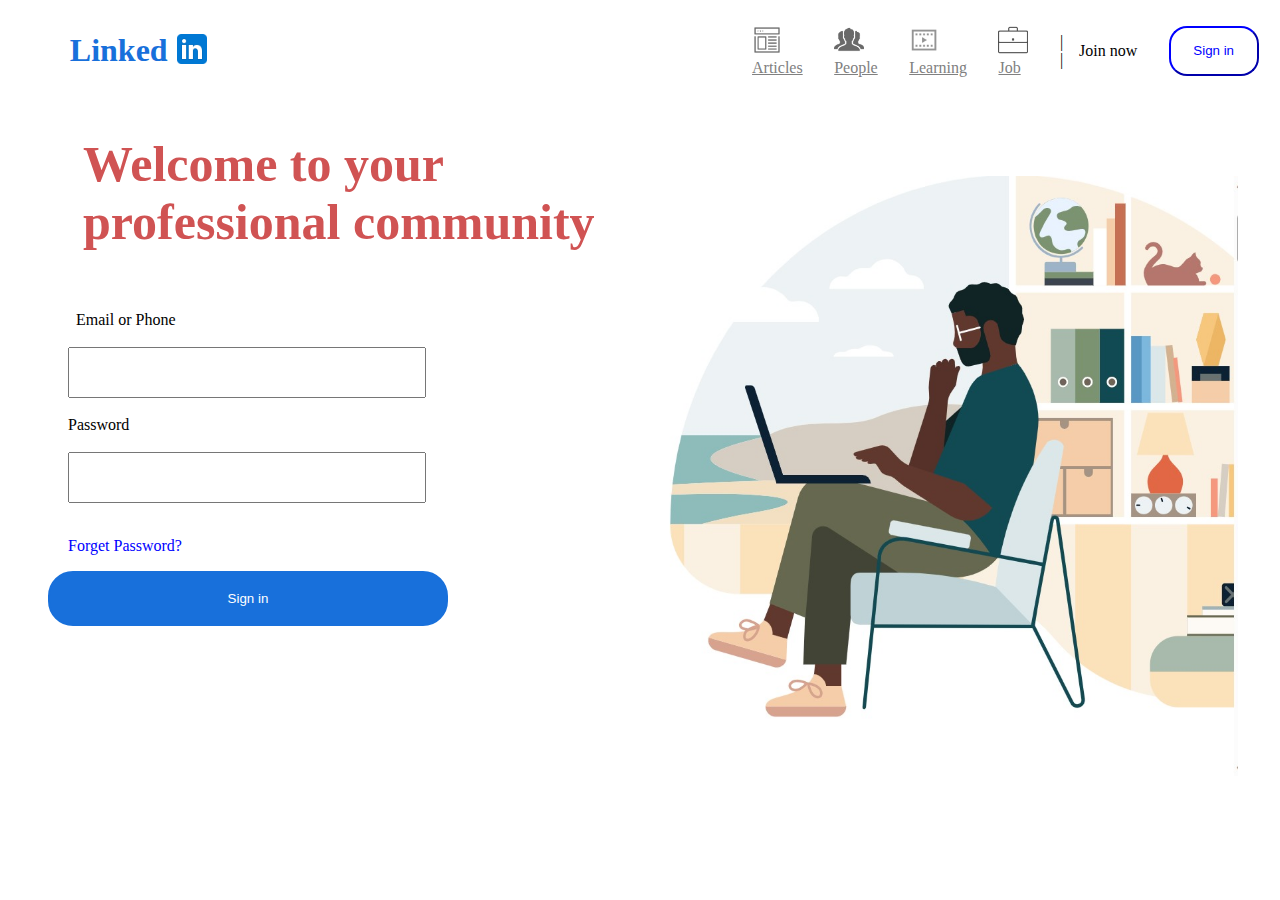
<file: index.html>
<!DOCTYPE html>
<html lang="en">
<head>
    <meta charset="UTF-8">
    <meta name="viewport" content="width=device-width, initial-scale=1.0">
    <title>Document</title>
    <link rel="stylesheet" href="index.css">
</head>
<body>
   <table>
    <tr><td><pre>       </pre></td>
    <td ><h1 style="color:rgb(24, 112, 219);"><b>Linked</b></h1></td>
    <td><img src="linkedin.png" alt=""width="40px" height="40px"></td>
    <td><pre>                         </pre></td>
    <td><pre>                         </pre></td>
    <td><pre>                 </pre></td>
    <td ><img src="artical.png" alt="" width="30px" height="30px"><br><nav><a href="Articles" class="y">Articles</a></nav></td>
    <td><pre>   </pre></td>
    <td ><img src="people.png" alt="" width="30px" height="30px"><br><nav><a href="People" class="y">People</a></nav></td>
    <td><pre>   </pre></td>
    <td ><img src="learn.png" alt="" width="30px" height="30px"><br><nav><a href="Learning" class="y">Learning</a></nav></td>
    <td><pre>   </pre></td>
    <td ><img src="job3.png" alt="" width="30px" height="30px"><br><nav><a href="Job" class="y">Job</a></nav></td>
    <td><pre>   </pre></td>
    <td>|<br>|</td>
    <td><pre> </pre>
    <td> Join now</td><td><pre>   </pre></td>
   <td><button class="k">Sign in</button></td>
    </td>
   </table>
   
       <h2 style="color: rgb(208, 83, 83);">&nbsp;&nbsp;&nbsp;&nbsp;&nbsp;&nbsp;Welcome to your<br>&nbsp;&nbsp;&nbsp;&nbsp;&nbsp;&nbsp;professional community</h2>
        <br>
        <div><label for="tb">&nbsp;&nbsp;&nbsp;&nbsp;&nbsp;&nbsp;&nbsp;&nbsp;&nbsp;&nbsp;&nbsp;&nbsp;&nbsp;&nbsp;&nbsp;&nbsp;&nbsp;Email or Phone</label></div>      
        <br>  
        <div class="h"><input type="text" name="tb" id="tb"></div>
        <br>
        <div><lable for="tg" >&nbsp;&nbsp;&nbsp;&nbsp;&nbsp;&nbsp;&nbsp;&nbsp;&nbsp;&nbsp;&nbsp;&nbsp;&nbsp;&nbsp;&nbsp;Password</lable></div>
        <br>
        <div class="h"><input type="password"  name="tg" id="tg"></div>
        <br>
        <div class="s"><p style="color: blue;">Forget Password?</a></p></div>
       <button class="btn">Sign in</button>
        <div class="b"><img src="man.png.jpg" alt="" width="600px" height="600px"></div>

</body>
</html>
</file>
<file: index.css>
.b{
  margin-top:-450px;
  margin-left: 630px;
}
 h2 {
   font-size:50px;
 }
 #tb{
  width: 350px;
  height: 45px;
 }
  #tg{
    width: 350px;
    height:45px ;
  }
  .h{
    margin-left:60px;
    
  }
  .h :hover{
     border-color: solid black 2px;
     background-color: whitesmoke;
     
  }
  .k{
    height:50px;
    width:90px;
    color: blue;
    background-color: white;
    border-radius: 18px;
    border-color: blue;
  
  }
  .k:hover{
    background-color:aliceblue;
    color:blue;
       
  }
  .btn{
    color:white;
    height:55px;
    width:400px;
    background-color: rgb(24, 112, 219);;
    border-radius: 25px;
    margin-left: 40px;
    border: 2px solid rgb(24, 112, 219);;
  }
  .btn:hover{
    background-color: #222494;
  }
  .y:hover{
      color:black;   
  }
    .s{
      margin-left: 60px;
    }
  .s:hover{
    
    text-decoration: underline;
  }
  nav a{
    color: grey;
  }
</file>
